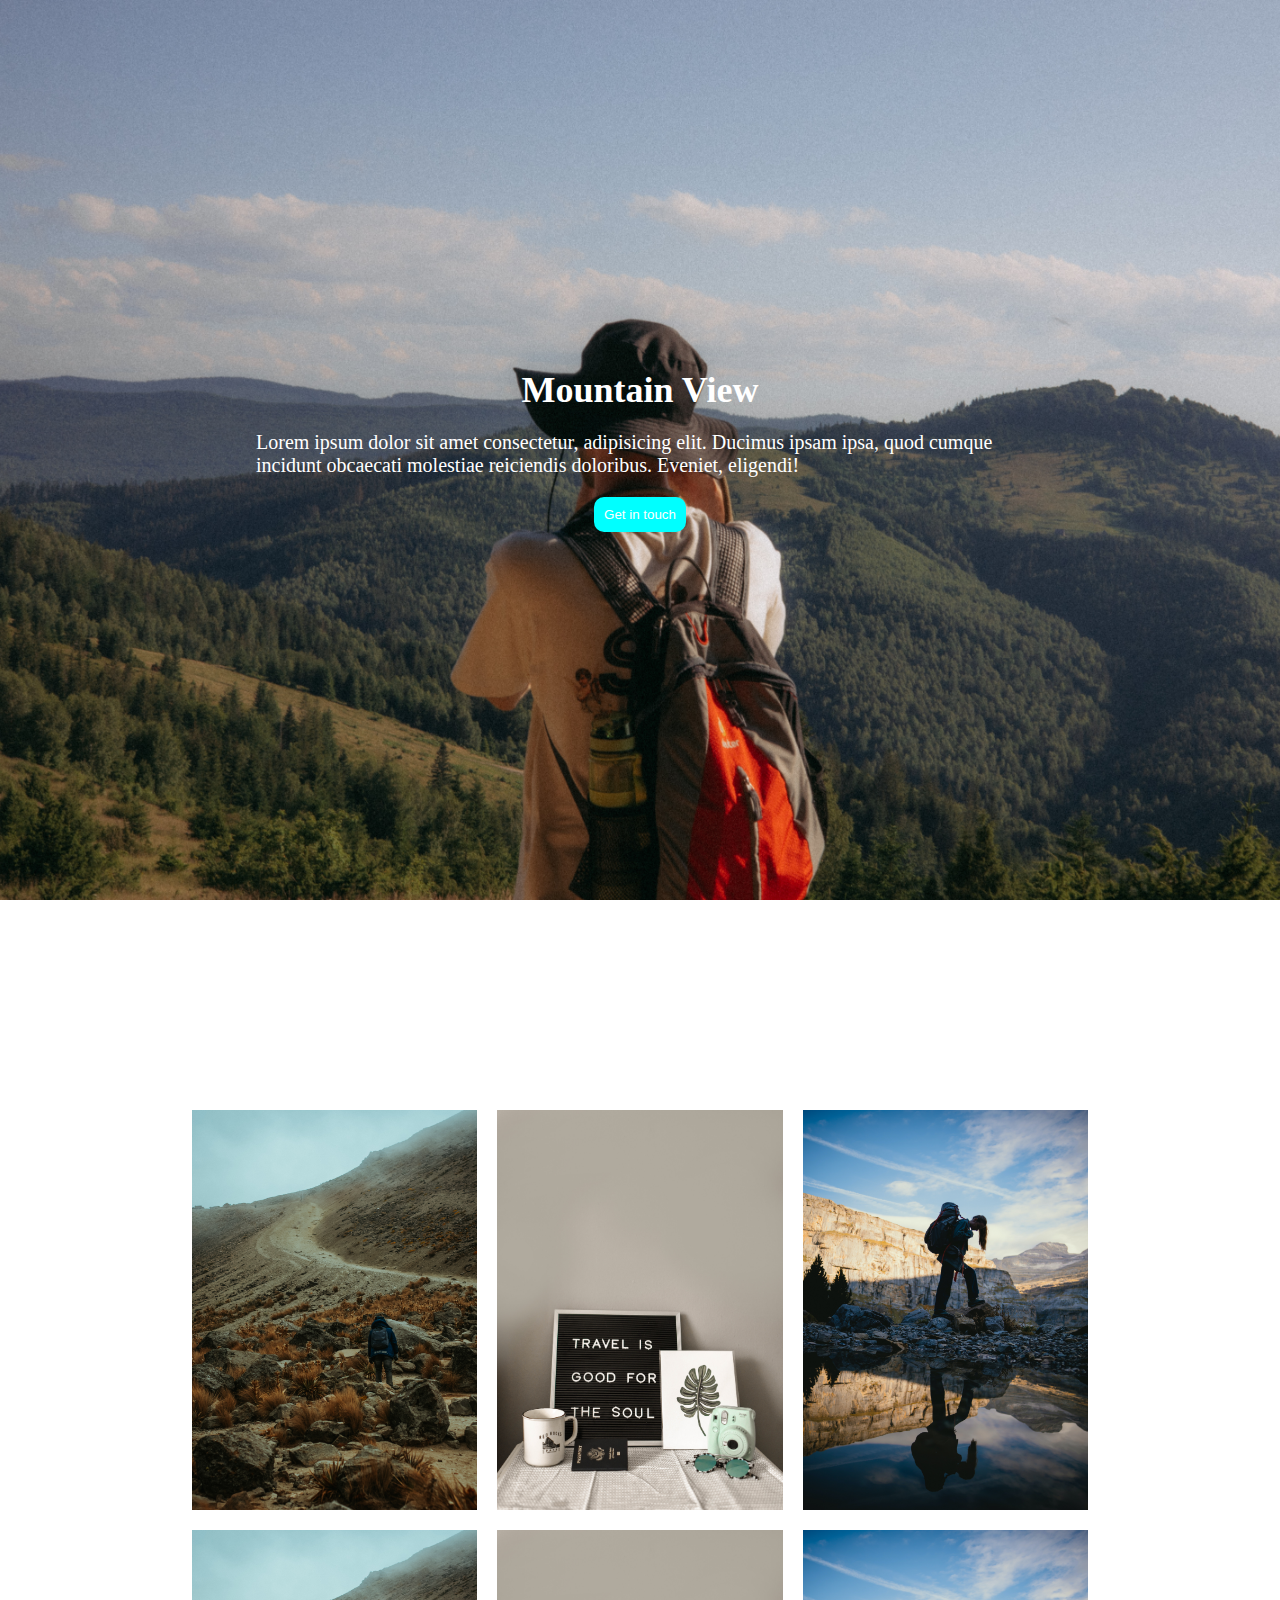
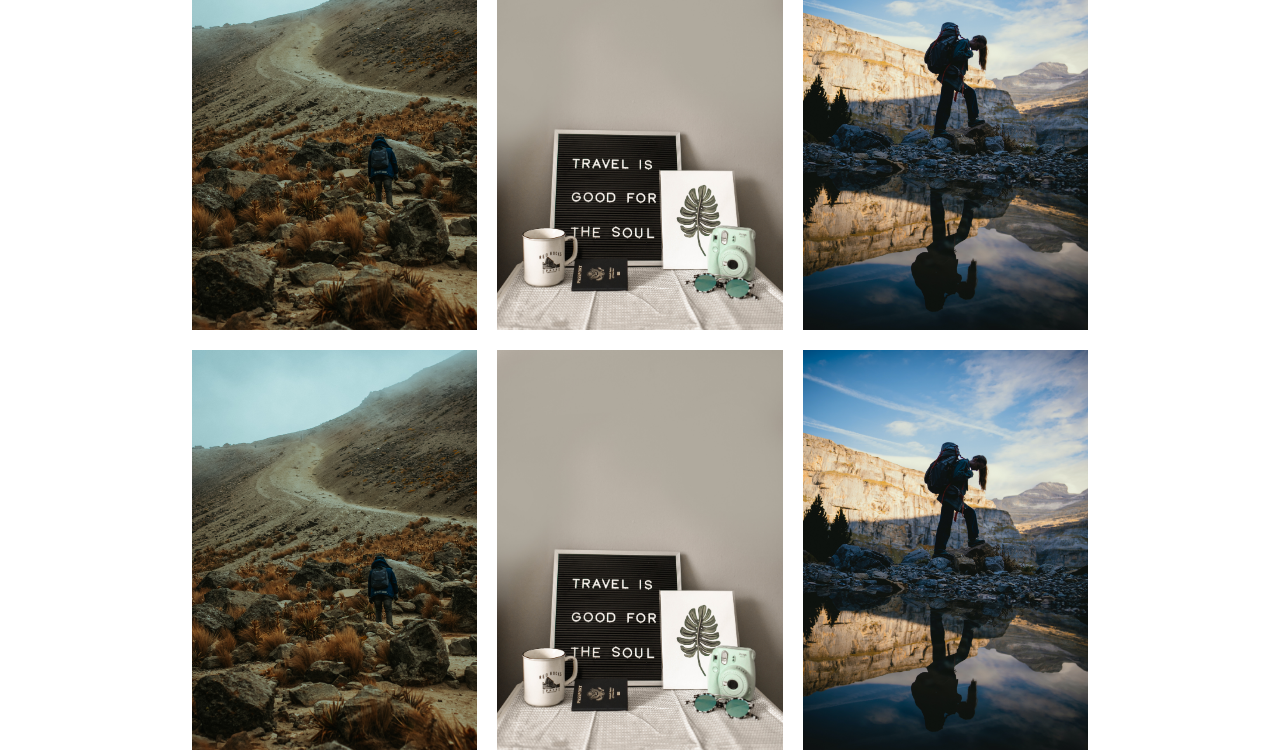
<file: project1/index.html>
<!-- paralax image effect -->

<!DOCTYPE html>
<html lang="en">
	<head>
		<meta charset="UTF-8" />
		<meta name="viewport" content="width=device-width, initial-scale=1.0" />
		<title>parallax image effect</title>
		<link rel="stylesheet" href="./style.css" />
	</head>
	<body>
		<div class="parallax-container">
			<div class="parallax-image">
				<h1>Mountain View</h1>
				<p>
					Lorem ipsum dolor sit amet consectetur, adipisicing elit. Ducimus
					ipsam ipsa, quod cumque incidunt obcaecati molestiae reiciendis
					doloribus. Eveniet, eligendi!
				</p>
				<button class="button">Get in touch</button>
			</div>
			<div class="blank"></div>
			<div class="gallery-wrapper">
				<div class="gallery">
					<div class="card">
						<img
							src="../assets/pexels-alan-cabello-12205909.jpg"
							alt="image1"
						/>
					</div>
					<div class="card">
						<img src="../assets/pexels-element-digital-1051073.jpg" alt="" />
					</div>
					<div class="card">
						<img src="../assets/pexels-meum-mare-14239999.jpg" alt="" />
					</div>
					<div class="card">
						<img
							src="../assets/pexels-alan-cabello-12205909.jpg"
							alt="image1"
						/>
					</div>
					<div class="card">
						<img src="../assets/pexels-element-digital-1051073.jpg" alt="" />
					</div>
					<div class="card">
						<img src="../assets/pexels-meum-mare-14239999.jpg" alt="" />
					</div>
					<div class="card">
						<img
							src="../assets/pexels-alan-cabello-12205909.jpg"
							alt="image1"
						/>
					</div>
					<div class="card">
						<img src="../assets/pexels-element-digital-1051073.jpg" alt="" />
					</div>
					<div class="card">
						<img src="../assets/pexels-meum-mare-14239999.jpg" alt="" />
					</div>
				</div>
			</div>
		</div>
	</body>
</html>
</file>
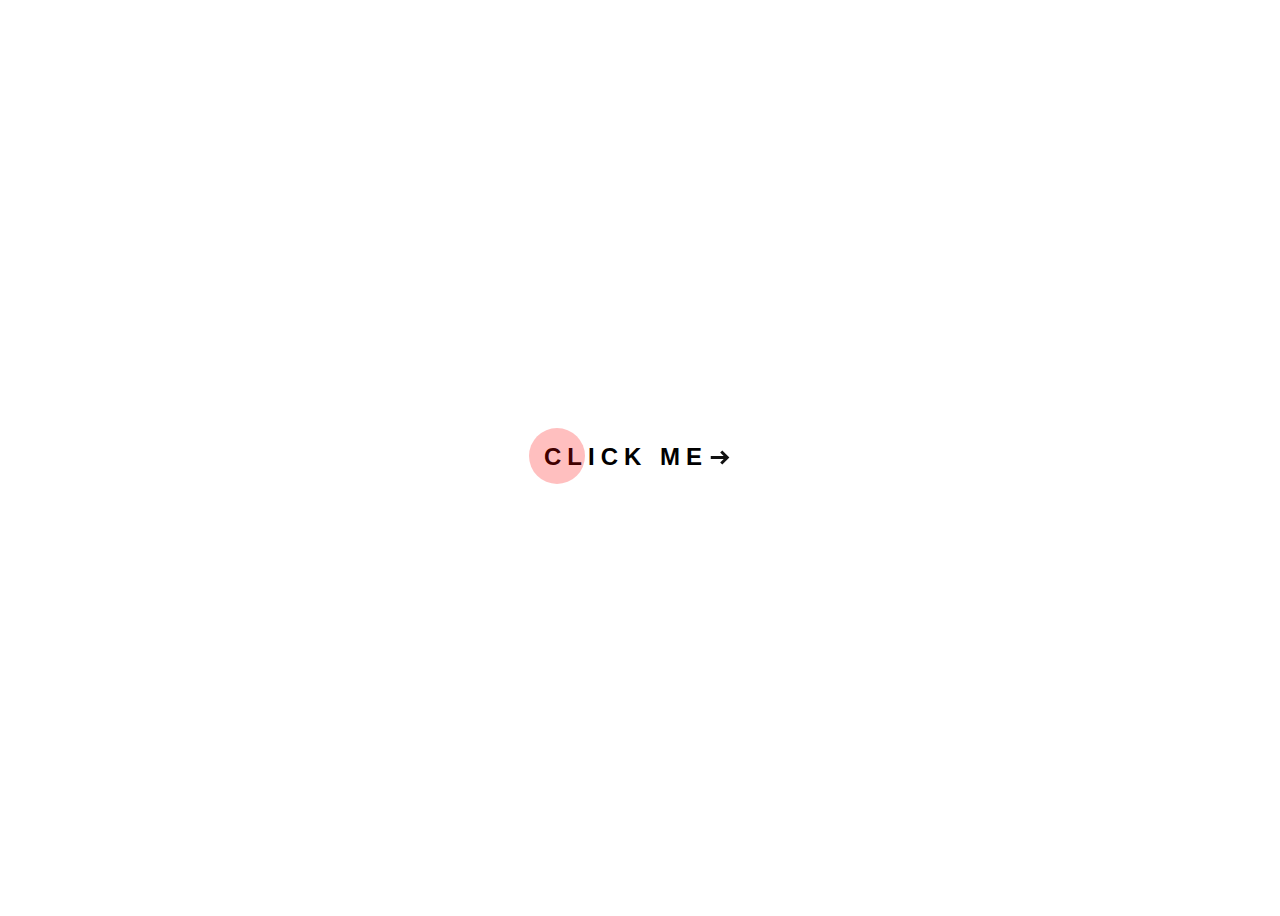
<file: project2/index.html>
<!DOCTYPE html>
<html lang="en">
	<head>
		<meta charset="UTF-8" />
		<meta name="viewport" content="width=device-width, initial-scale=1.0" />
		<title>Button Hover Effect</title>
		<link rel="stylesheet" href="./style.css" />
	</head>
	<body>
		<a href="#" class="cta_button">
			<span>Click Me</span>
			<svg width="24px" height="15px" viewBox="0 0 13 10">
				<path d="M1,5 L11,5"></path>
				<polyline points="8 1 12 5 8 9"></polyline>
			</svg>
		</a>
	</body>
</html>
</file>
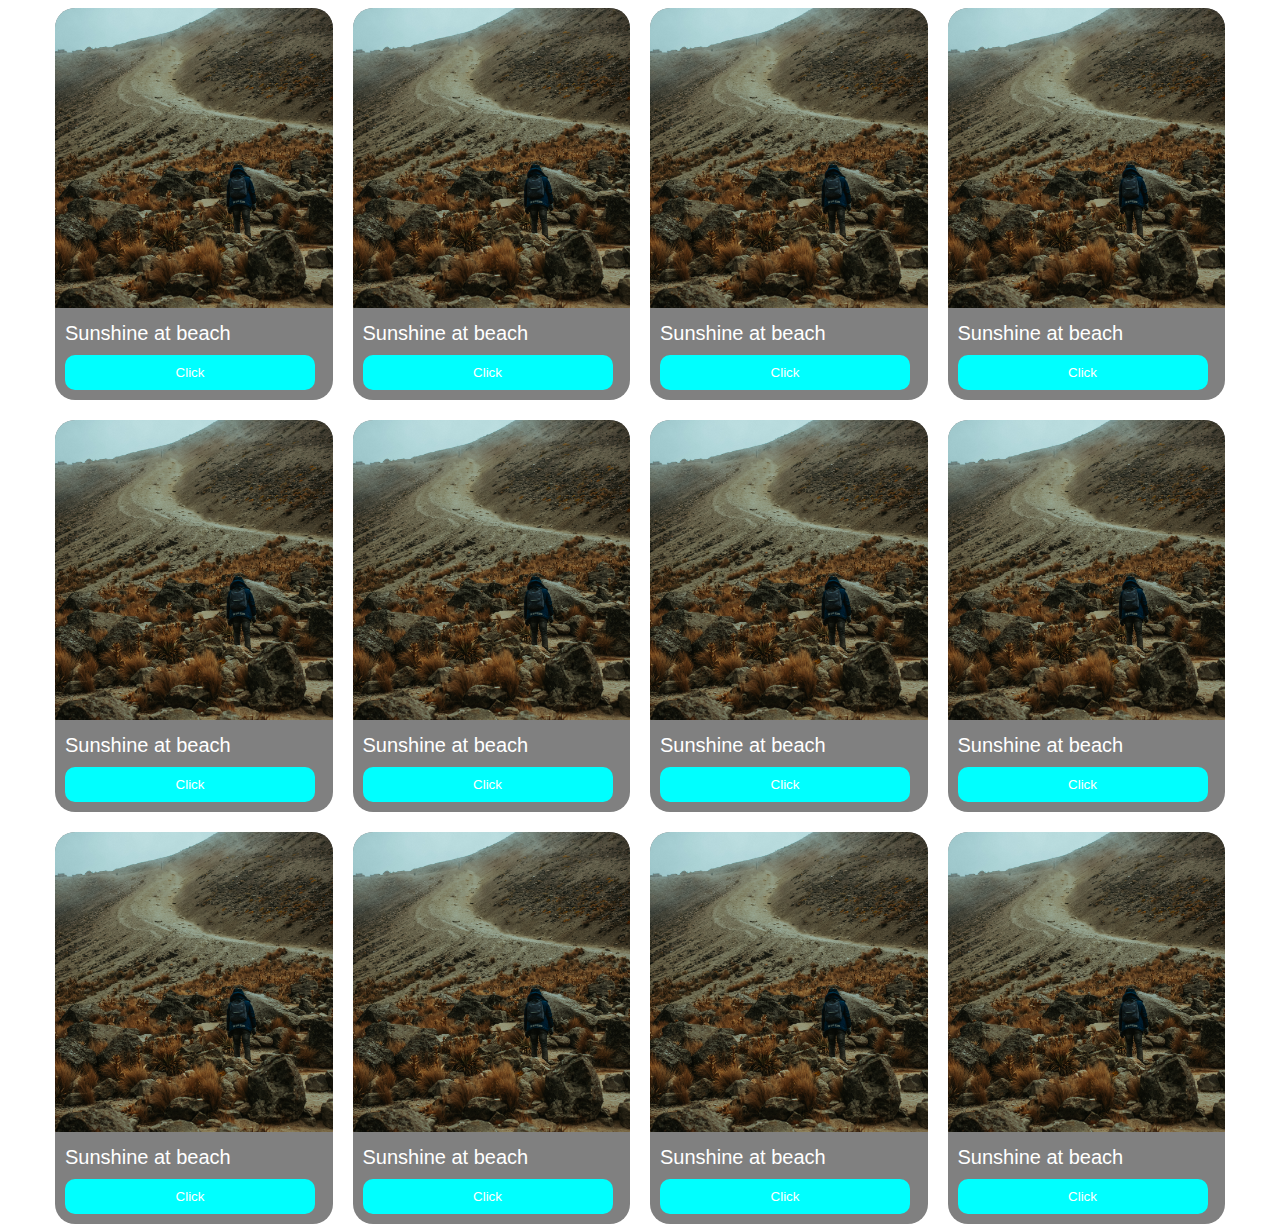
<file: project3/index.html>
<!DOCTYPE html>
<html lang="en">
	<head>
		<meta charset="UTF-8" />
		<meta name="viewport" content="width=device-width, initial-scale=1.0" />
		<title>Responsive Image Gallery</title>
		<link rel="stylesheet" href="./style.css" />
	</head>
	<body>
		<div class="gallery">
			<div class="card">
				<img src="../assets/pexels-alan-cabello-12205909.jpg" alt="" />
				<div class="card-content">
					<div class="card-title">Sunshine at beach</div>
					<button class="action-button">Click</button>
				</div>
			</div>
			<div class="card">
				<img src="../assets/pexels-alan-cabello-12205909.jpg" alt="" />
				<div class="card-content">
					<div class="card-title">Sunshine at beach</div>
					<button class="action-button">Click</button>
				</div>
			</div>
			<div class="card">
				<img src="../assets/pexels-alan-cabello-12205909.jpg" alt="" />
				<div class="card-content">
					<div class="card-title">Sunshine at beach</div>
					<button class="action-button">Click</button>
				</div>
			</div>
			<div class="card">
				<img src="../assets/pexels-alan-cabello-12205909.jpg" alt="" />
				<div class="card-content">
					<div class="card-title">Sunshine at beach</div>
					<button class="action-button">Click</button>
				</div>
			</div>
			<div class="card">
				<img src="../assets/pexels-alan-cabello-12205909.jpg" alt="" />
				<div class="card-content">
					<div class="card-title">Sunshine at beach</div>
					<button class="action-button">Click</button>
				</div>
			</div>
			<div class="card">
				<img src="../assets/pexels-alan-cabello-12205909.jpg" alt="" />
				<div class="card-content">
					<div class="card-title">Sunshine at beach</div>
					<button class="action-button">Click</button>
				</div>
			</div>
			<div class="card">
				<img src="../assets/pexels-alan-cabello-12205909.jpg" alt="" />
				<div class="card-content">
					<div class="card-title">Sunshine at beach</div>
					<button class="action-button">Click</button>
				</div>
			</div>
			<div class="card">
				<img src="../assets/pexels-alan-cabello-12205909.jpg" alt="" />
				<div class="card-content">
					<div class="card-title">Sunshine at beach</div>
					<button class="action-button">Click</button>
				</div>
			</div>
			<div class="card">
				<img src="../assets/pexels-alan-cabello-12205909.jpg" alt="" />
				<div class="card-content">
					<div class="card-title">Sunshine at beach</div>
					<button class="action-button">Click</button>
				</div>
			</div>
			<div class="card">
				<img src="../assets/pexels-alan-cabello-12205909.jpg" alt="" />
				<div class="card-content">
					<div class="card-title">Sunshine at beach</div>
					<button class="action-button">Click</button>
				</div>
			</div>
			<div class="card">
				<img src="../assets/pexels-alan-cabello-12205909.jpg" alt="" />
				<div class="card-content">
					<div class="card-title">Sunshine at beach</div>
					<button class="action-button">Click</button>
				</div>
			</div>
			<div class="card">
				<img src="../assets/pexels-alan-cabello-12205909.jpg" alt="" />
				<div class="card-content">
					<div class="card-title">Sunshine at beach</div>
					<button class="action-button">Click</button>
				</div>
			</div>
		</div>
	</body>
</html>
</file>
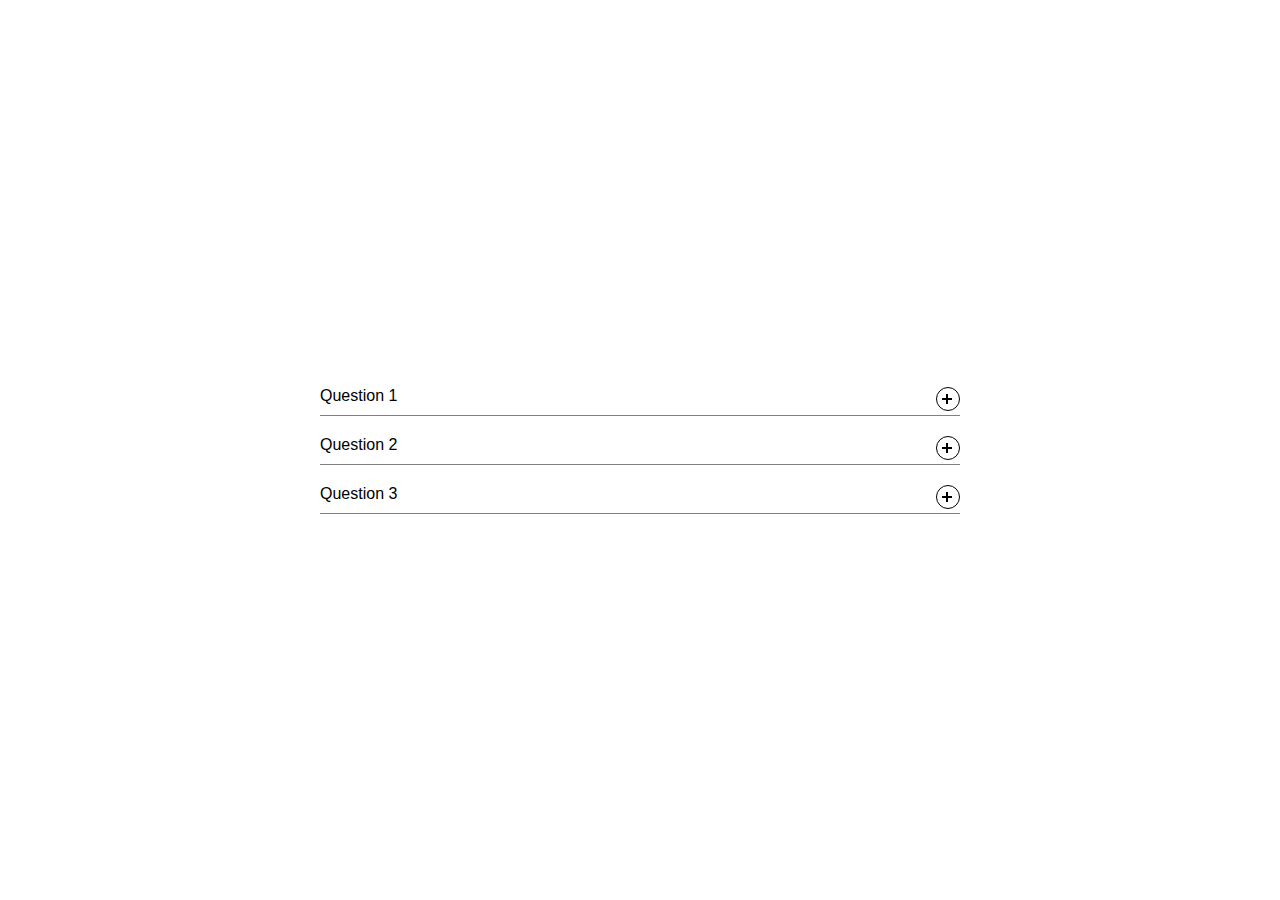
<file: project4/index.html>
<!DOCTYPE html>
<html lang="en">
	<head>
		<meta charset="UTF-8" />
		<meta name="viewport" content="width=device-width, initial-scale=1.0" />
		<title>Faq Accordion</title>
		<link rel="stylesheet" href="./style.css" />
	</head>
	<body>
		<div class="container">
			<div class="faq-accordion">
				<div class="faq-items">
					<button class="faq-button" aria-expanded="false">
						<span class="faq-question">Question 1</span>
						<span class="icon" aria-hidden="true"></span>
					</button>
					<div class="faq-answer">
						Lorem, ipsum dolor sit amet consectetur adipisicing elit. Ratione
						dolore quidem esse consequuntur adipisci error aliquid consequatur
						ullam debitis tempore.
					</div>
				</div>
				<div class="faq-items">
					<button class="faq-button" aria-expanded="false">
						<span class="faq-question">Question 2</span>
						<span class="icon" aria-hidden="true"></span>
					</button>
					<div class="faq-answer">
						Lorem, ipsum dolor sit amet consectetur adipisicing elit. Ratione
						dolore quidem esse consequuntur adipisci error aliquid consequatur
						ullam debitis tempore.
					</div>
				</div>
				<div class="faq-items">
					<button class="faq-button" aria-expanded="false">
						<span class="faq-question">Question 3</span>
						<span class="icon" aria-hidden="true"></span>
					</button>
					<div class="faq-answer">
						Lorem, ipsum dolor sit amet consectetur adipisicing elit. Ratione
						dolore quidem esse consequuntur adipisci error aliquid consequatur
						ullam debitis tempore.
					</div>
				</div>
			</div>
		</div>

		<script src="./script.js"></script>
	</body>
</html>
</file>
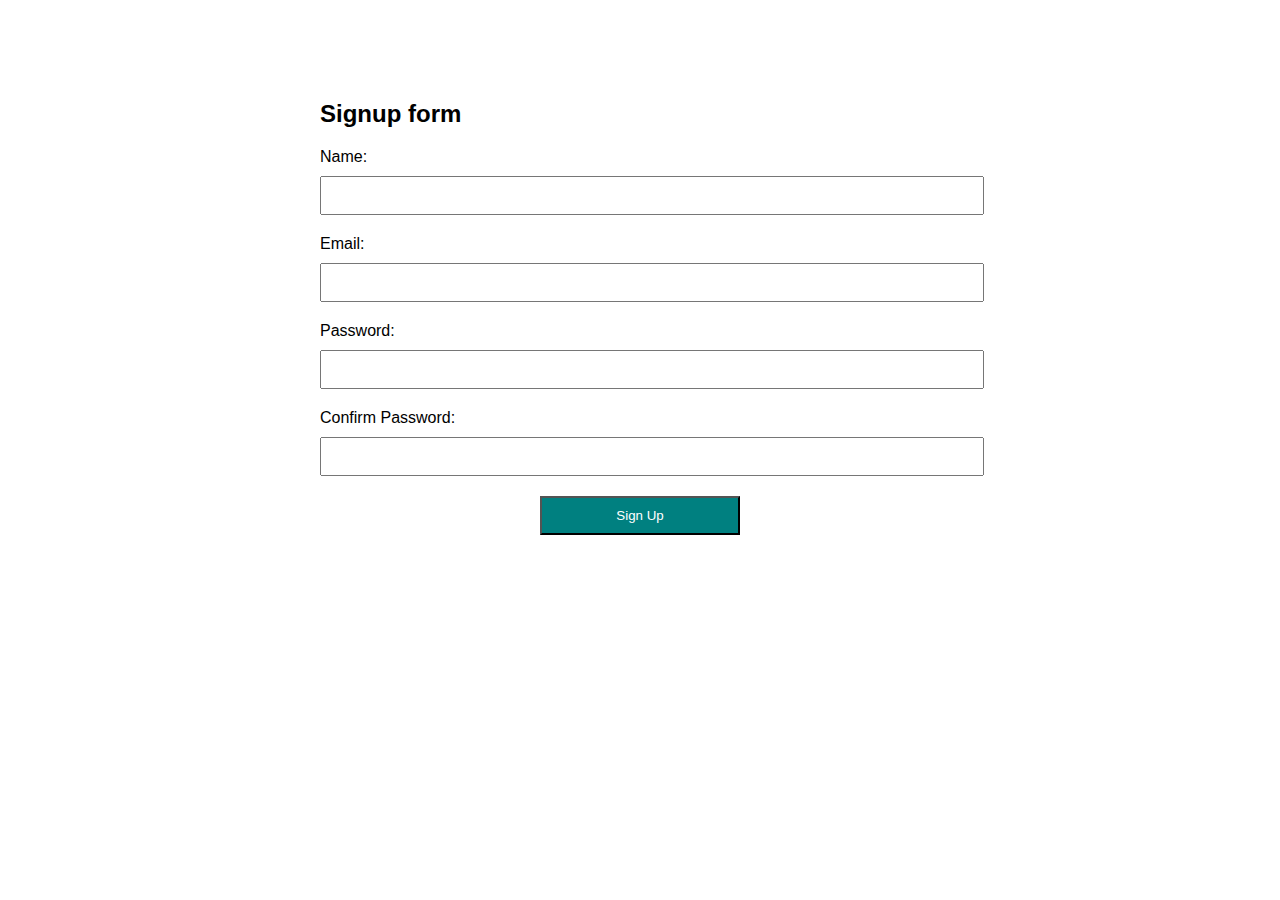
<file: project5/index.html>
<!DOCTYPE html>
<html lang="en">
	<head>
		<meta charset="UTF-8" />
		<meta name="viewport" content="width=device-width, initial-scale=1.0" />
		<title>Signup Form</title>
		<link rel="stylesheet" href="./style.css" />
	</head>
	<body>
		<div class="container">
			<h2>Signup form</h2>
			<form action="" id="form" class="signup-form">
				<div class="form-group">
					<label for="name">Name:</label>
					<input type="text" name="name" id="name" />
					<div class="error-message" id="name-error"></div>
				</div>
				<div class="form-group">
					<label for="name">Email:</label>
					<input type="email" name="email" id="email" />
					<div class="error-message" id="email-error"></div>
				</div>
				<div class="form-group">
					<label for="name">Password:</label>
					<input type="password" name="password" id="password" />
					<div class="error-message" id="password-error"></div>
				</div>
				<div class="form-group">
					<label for="name">Confirm Password:</label>
					<input type="password" name="cpassword" id="cpassword" />
					<div class="error-message" id="cpassword-error"></div>
				</div>
				<button type="submit">Sign Up</button>
			</form>
		</div>
		<script src="./script.js"></script>
	</body>
</html>
</file>
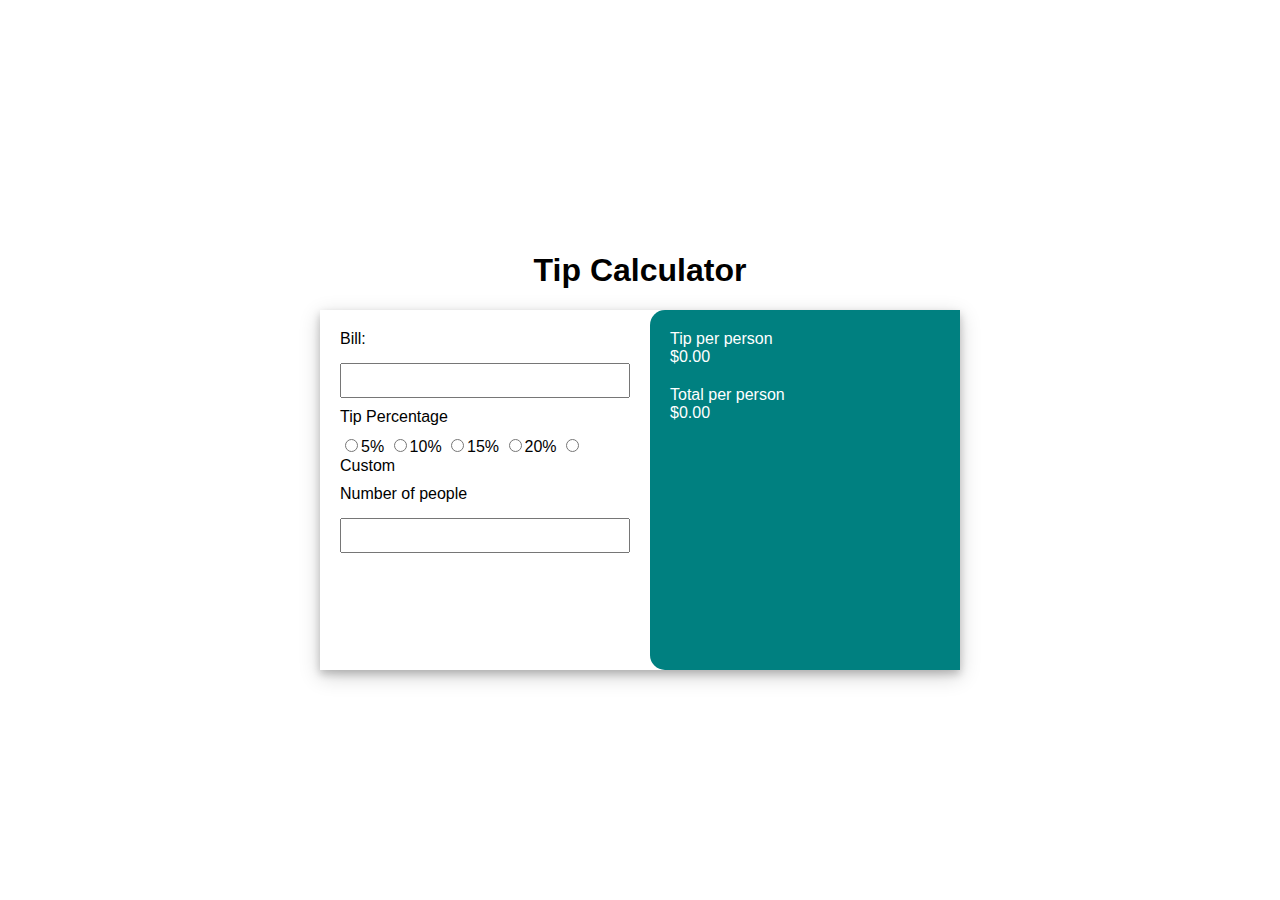
<file: project6/index.html>
<!DOCTYPE html>
<html lang="en">
	<head>
		<meta charset="UTF-8" />
		<meta name="viewport" content="width=device-width, initial-scale=1.0" />
		<title>Tip Calculator app</title>
		<link rel="stylesheet" href="./style.css" />
	</head>
	<body>
		<div class="container">
			<h1>Tip Calculator</h1>
			<div class="tipCalculatorWrapper">
				<div class="tipInputSection">
					<div class="inputGroup">
						<label for="bill">Bill:</label>
						<input type="number" name="bill" id="bill" />
					</div>
					<div class="inputGroup">
						<label for="tip">Tip Percentage</label>
						<div id="tipPercentage">
							<input type="radio" name="tip" id="tip5" value="5" /><label
								for="tip5"
								>5%</label
							>
							<input type="radio" name="tip" id="tip10" value="10" /><label
								for="tip10"
								>10%</label
							>
							<input type="radio" name="tip" id="tip15" value="15" /><label
								for="tip15"
								>15%</label
							>
							<input type="radio" name="tip" id="tip20" value="20" /><label
								for="tip20"
								>20%</label
							>
							<input type="radio" name="tip" id="custom" value="custom" /><label
								for="custom"
								>Custom</label
							>
							<input
								type="number"
								name="customTip"
								id="customTip"
								placeholder="custom%"
							/>
						</div>
					</div>
					<div class="inputGroup">
						<label for="numOfPeople"> Number of people</label>
						<input
							type="number"
							name="number_of_people"
							id="number_of_people"
						/>
					</div>
				</div>
				<div class="resultSection">
					<div class="result-row">
						<div class="result-label">Tip per person</div>
						<div class="result" id="tipResult">$0.00</div>
					</div>

					<div class="result-row">
						<div class="result-label">Total per person</div>
						<div class="result" id="totalResult">$0.00</div>
					</div>
				</div>
			</div>
		</div>

		<script src="./script.js"></script>
	</body>
</html>
</file>
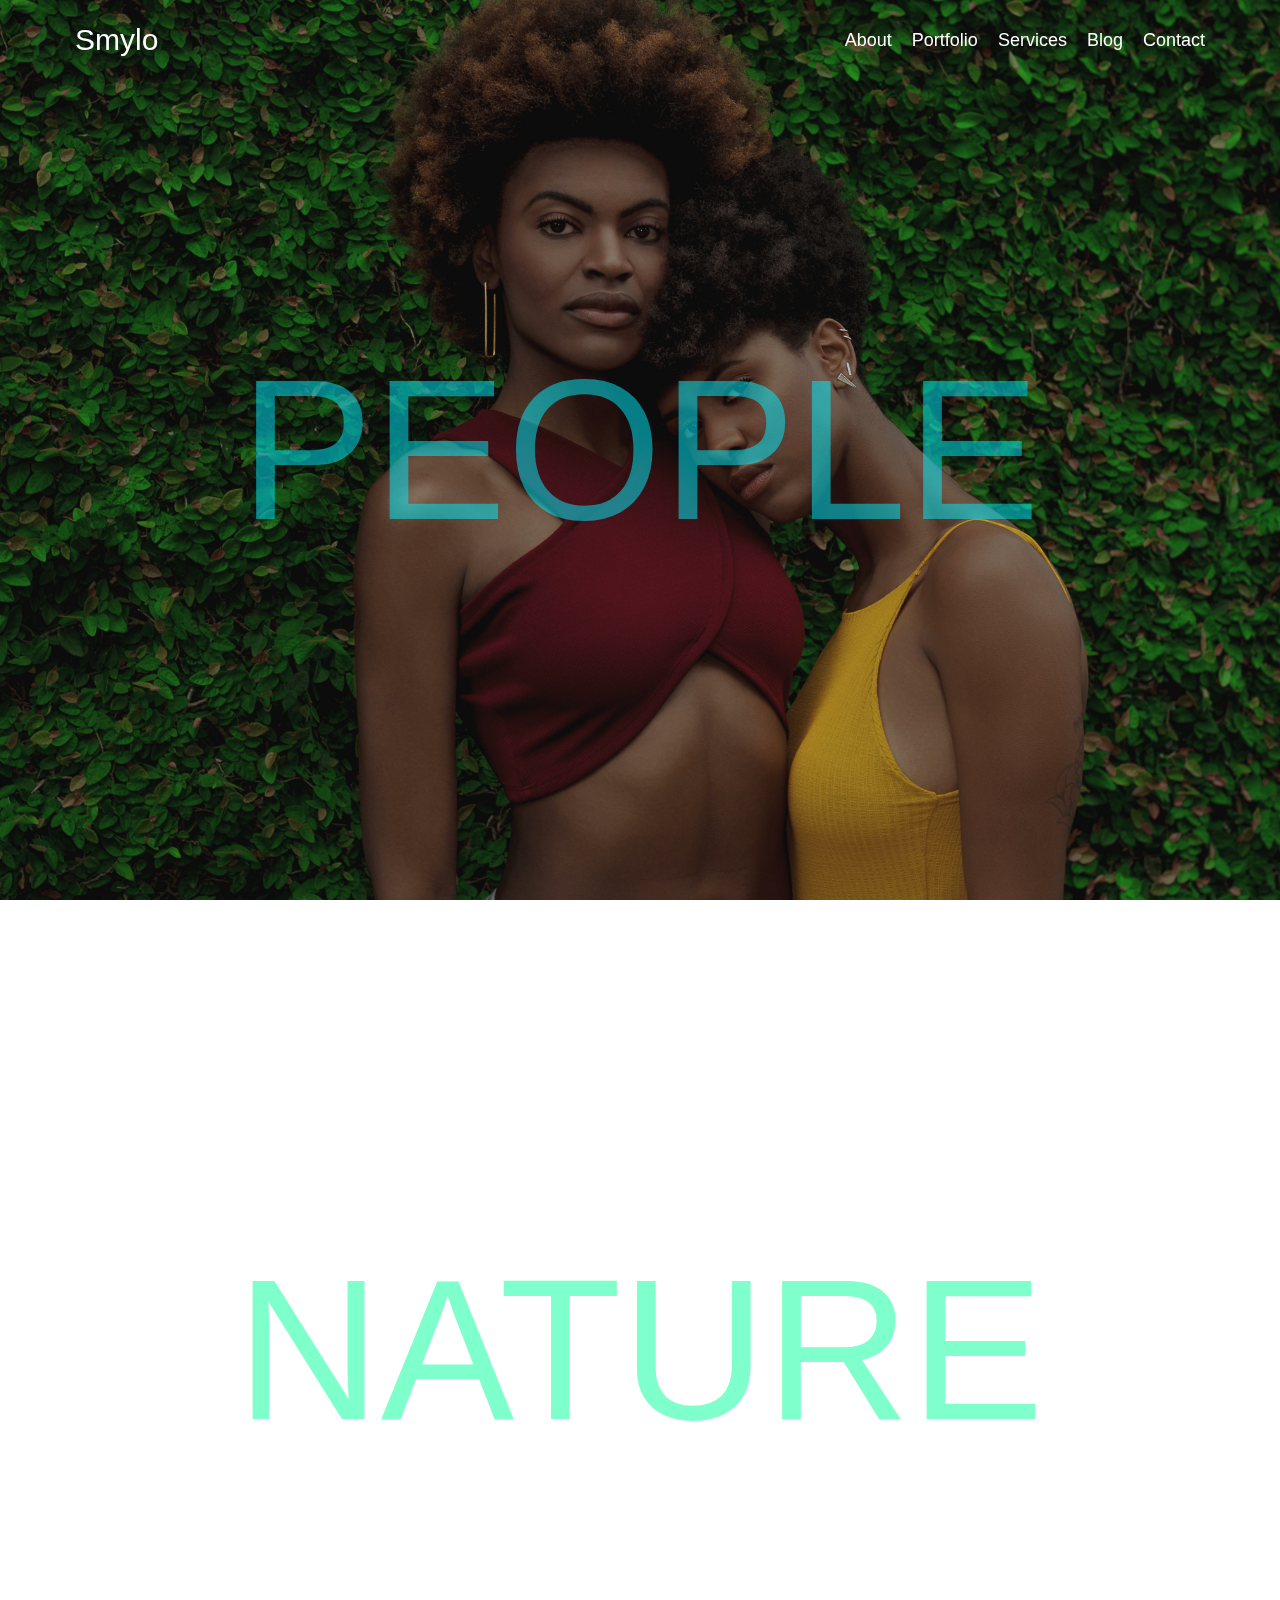
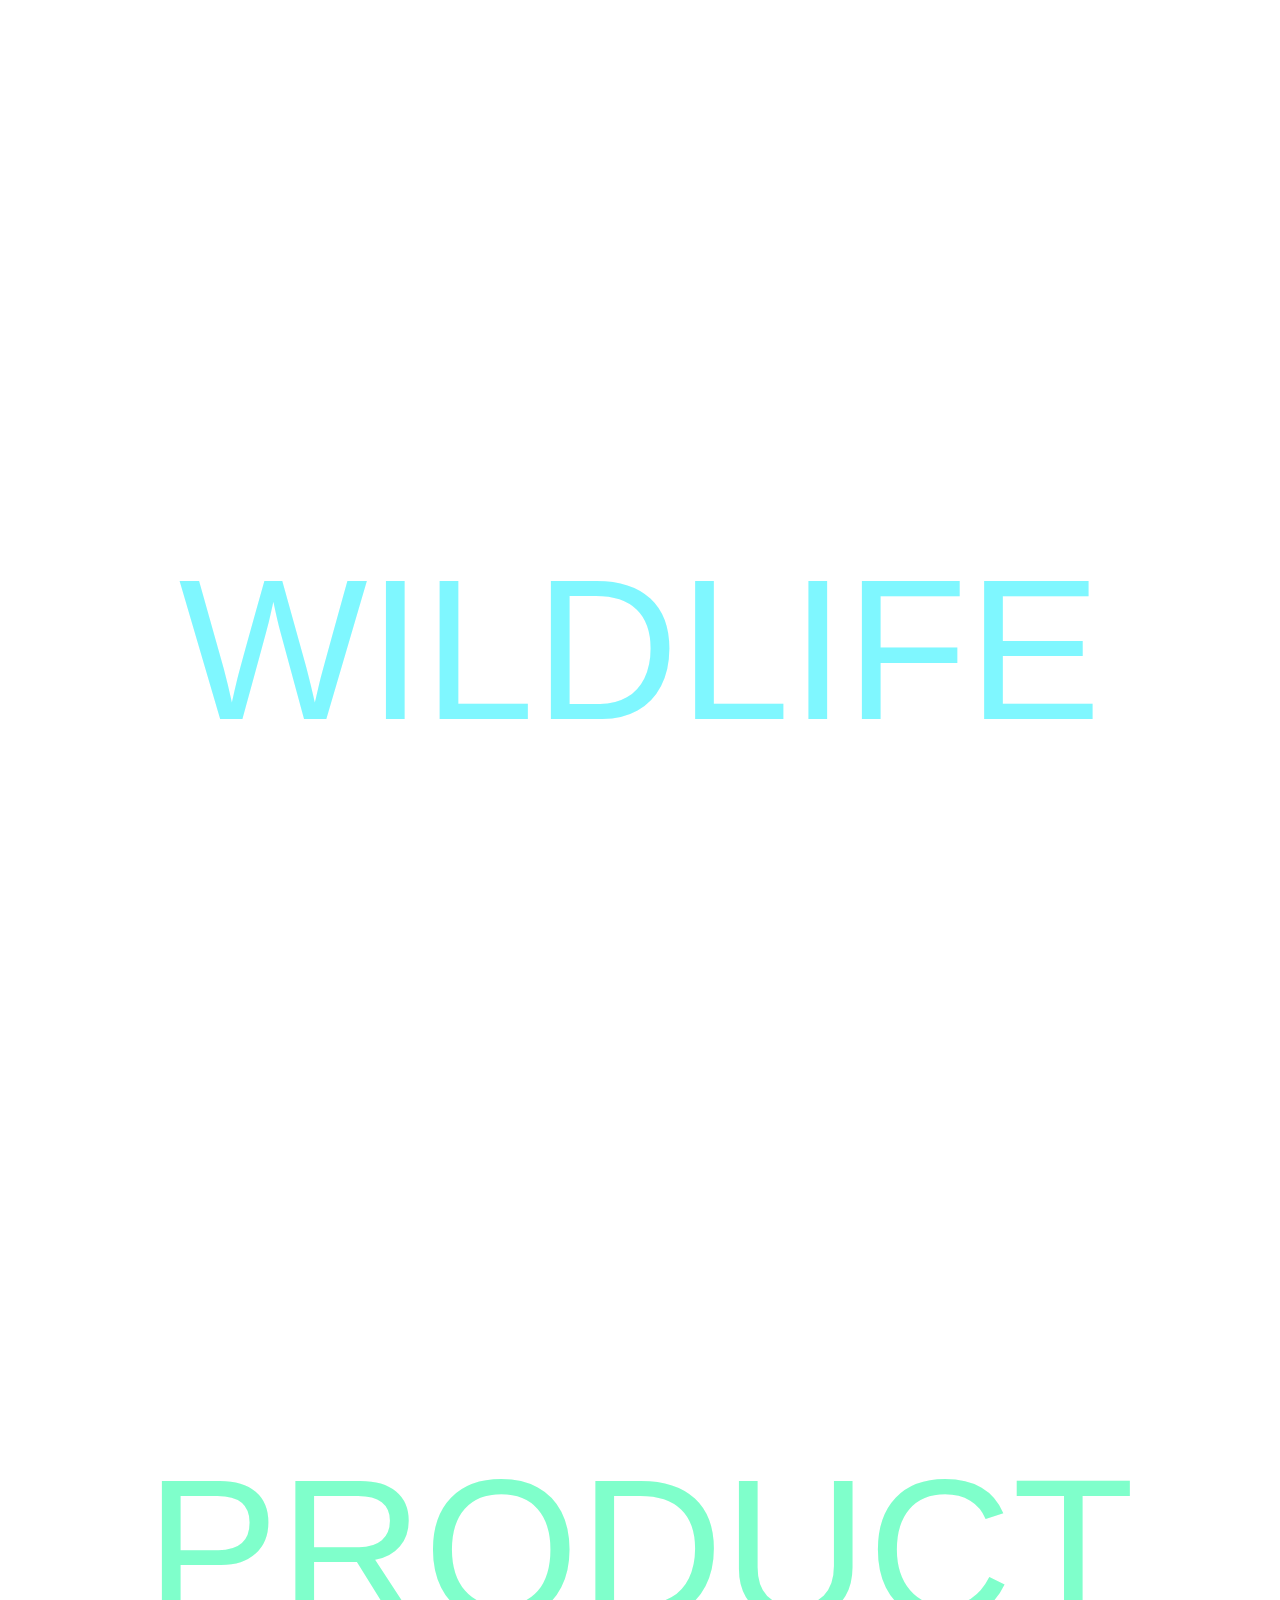
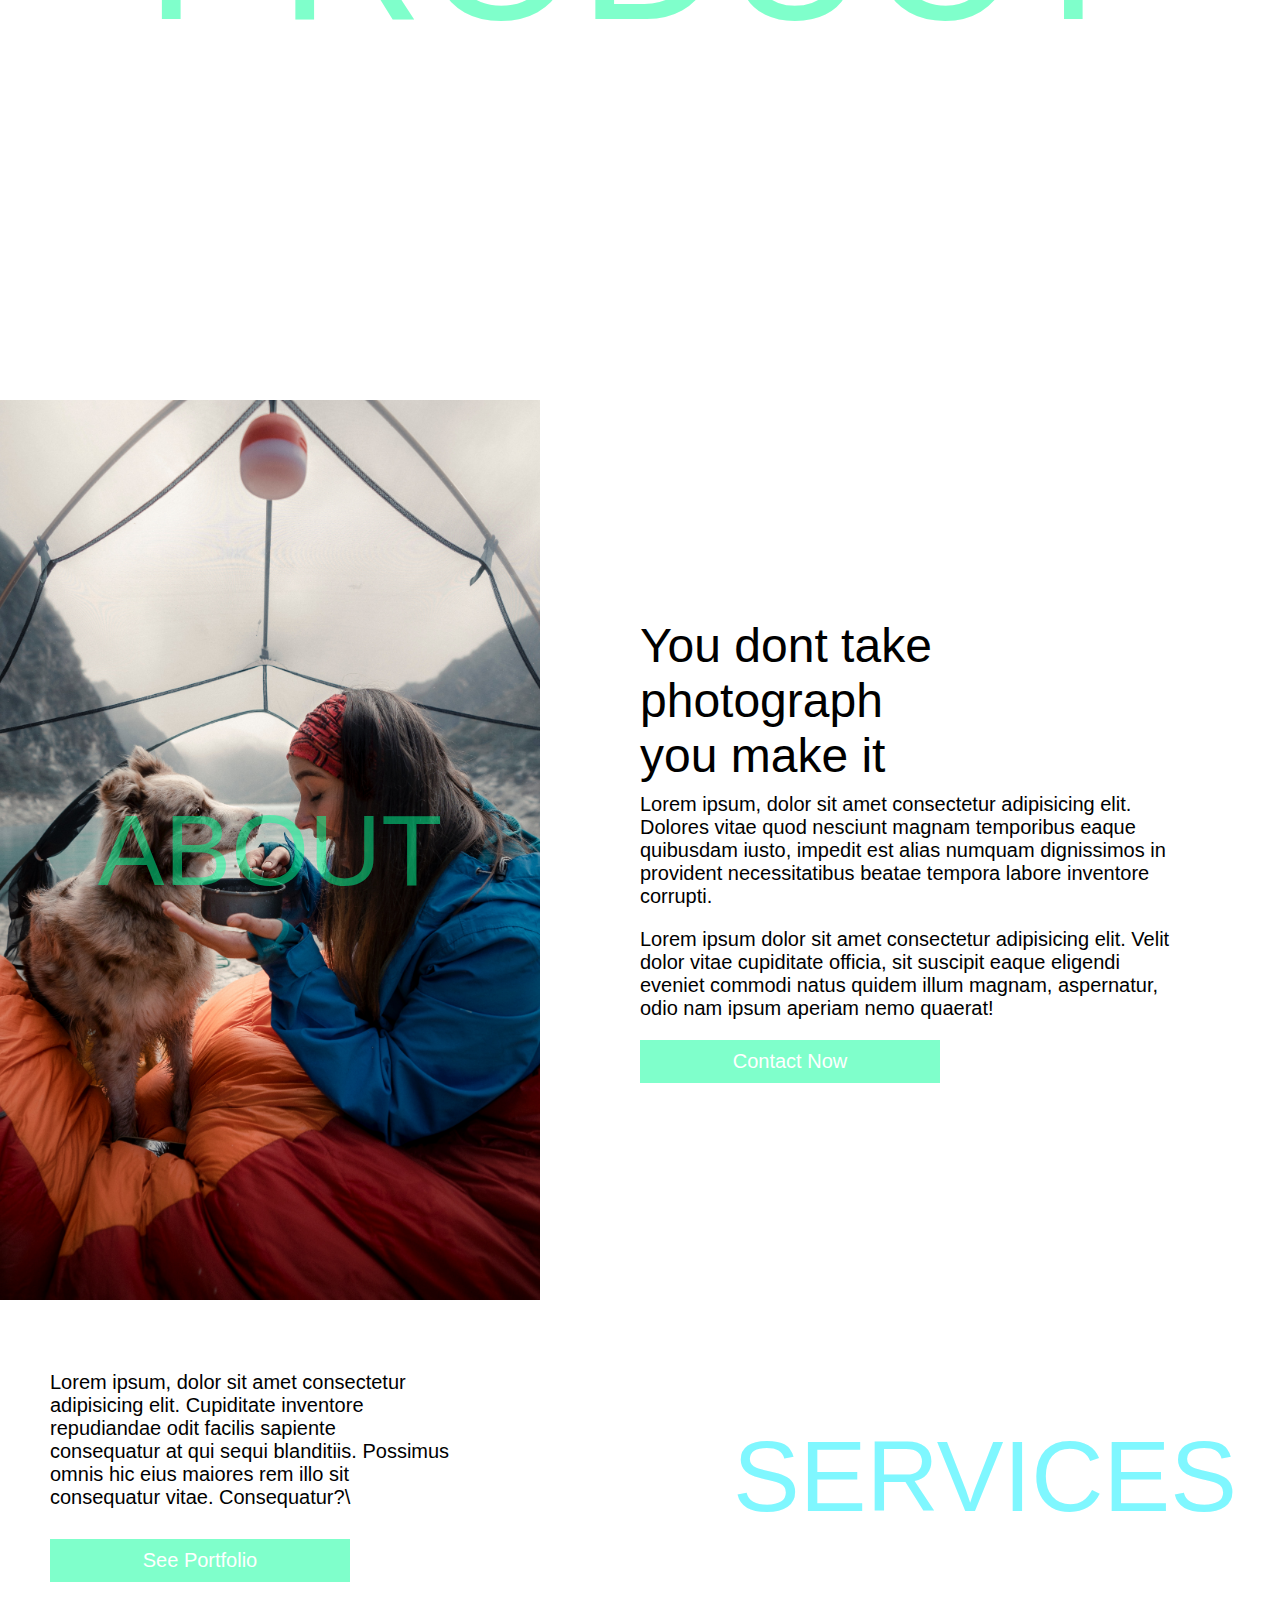
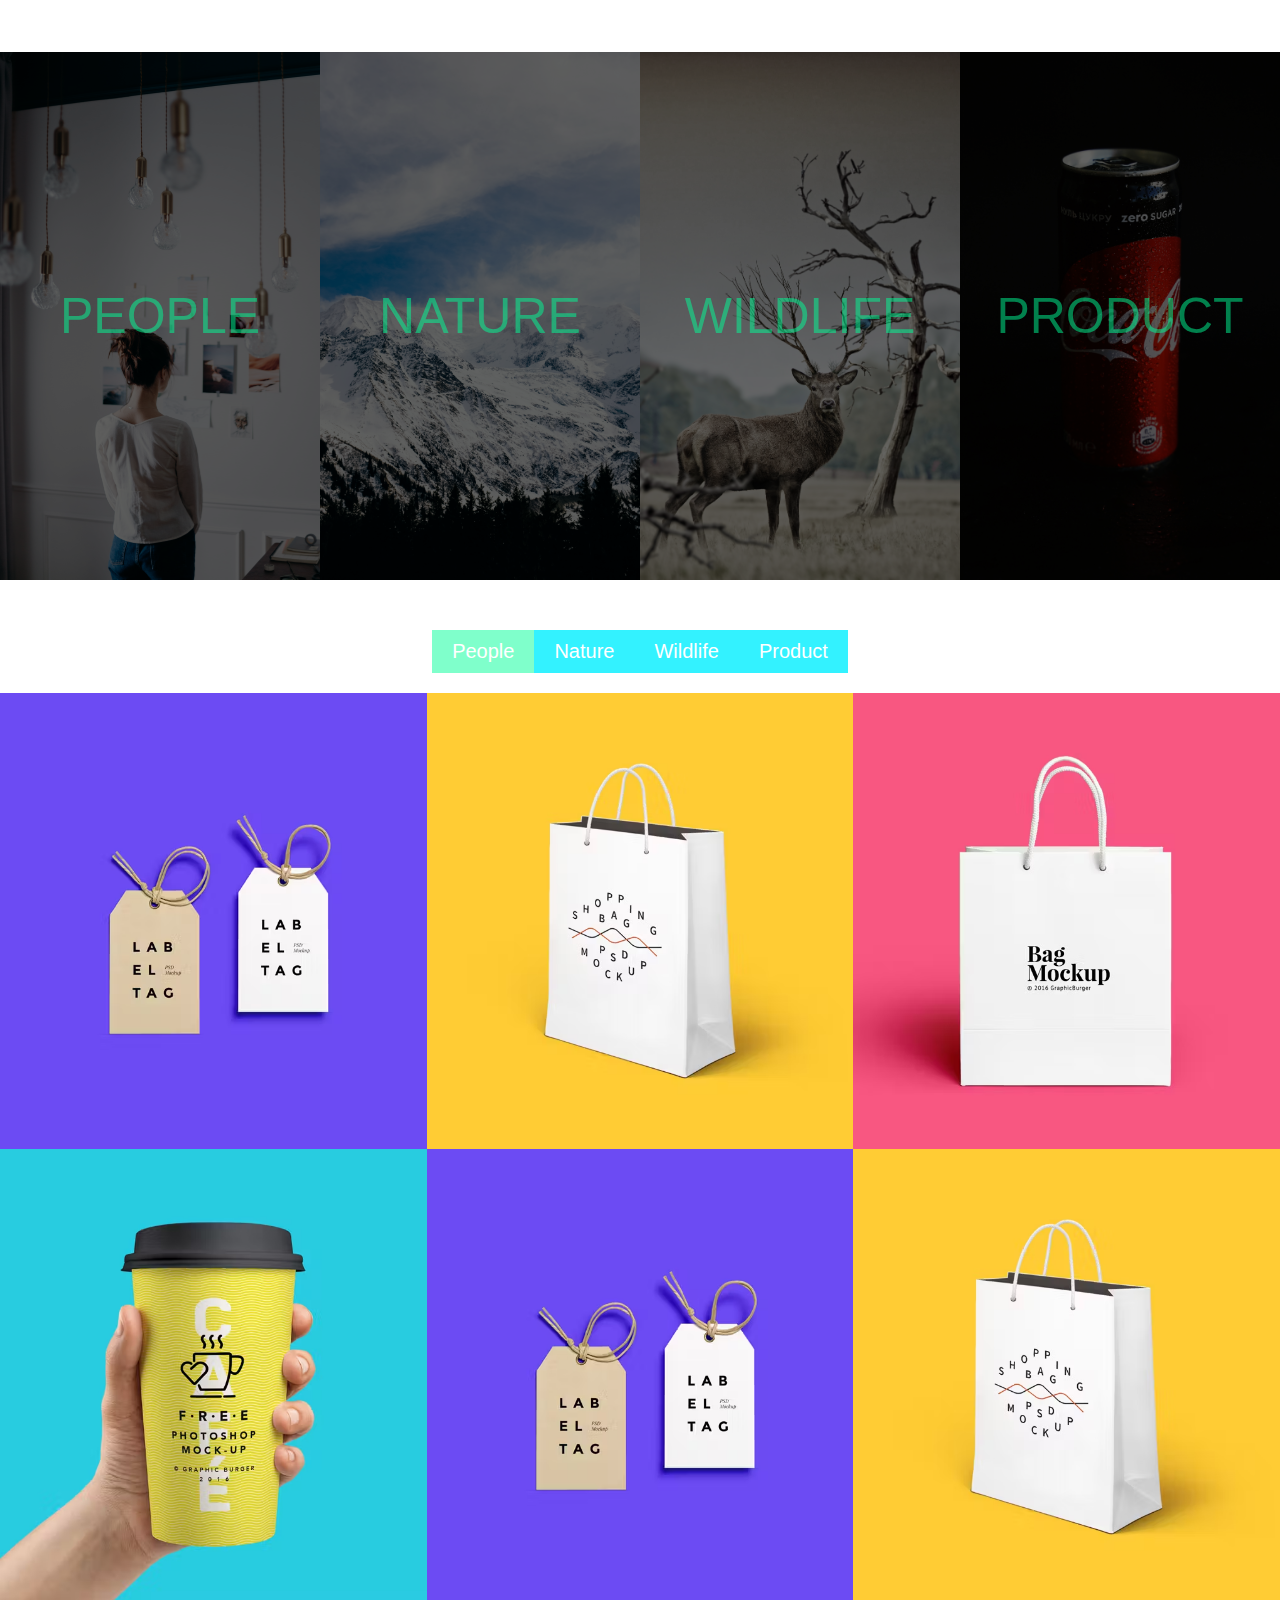
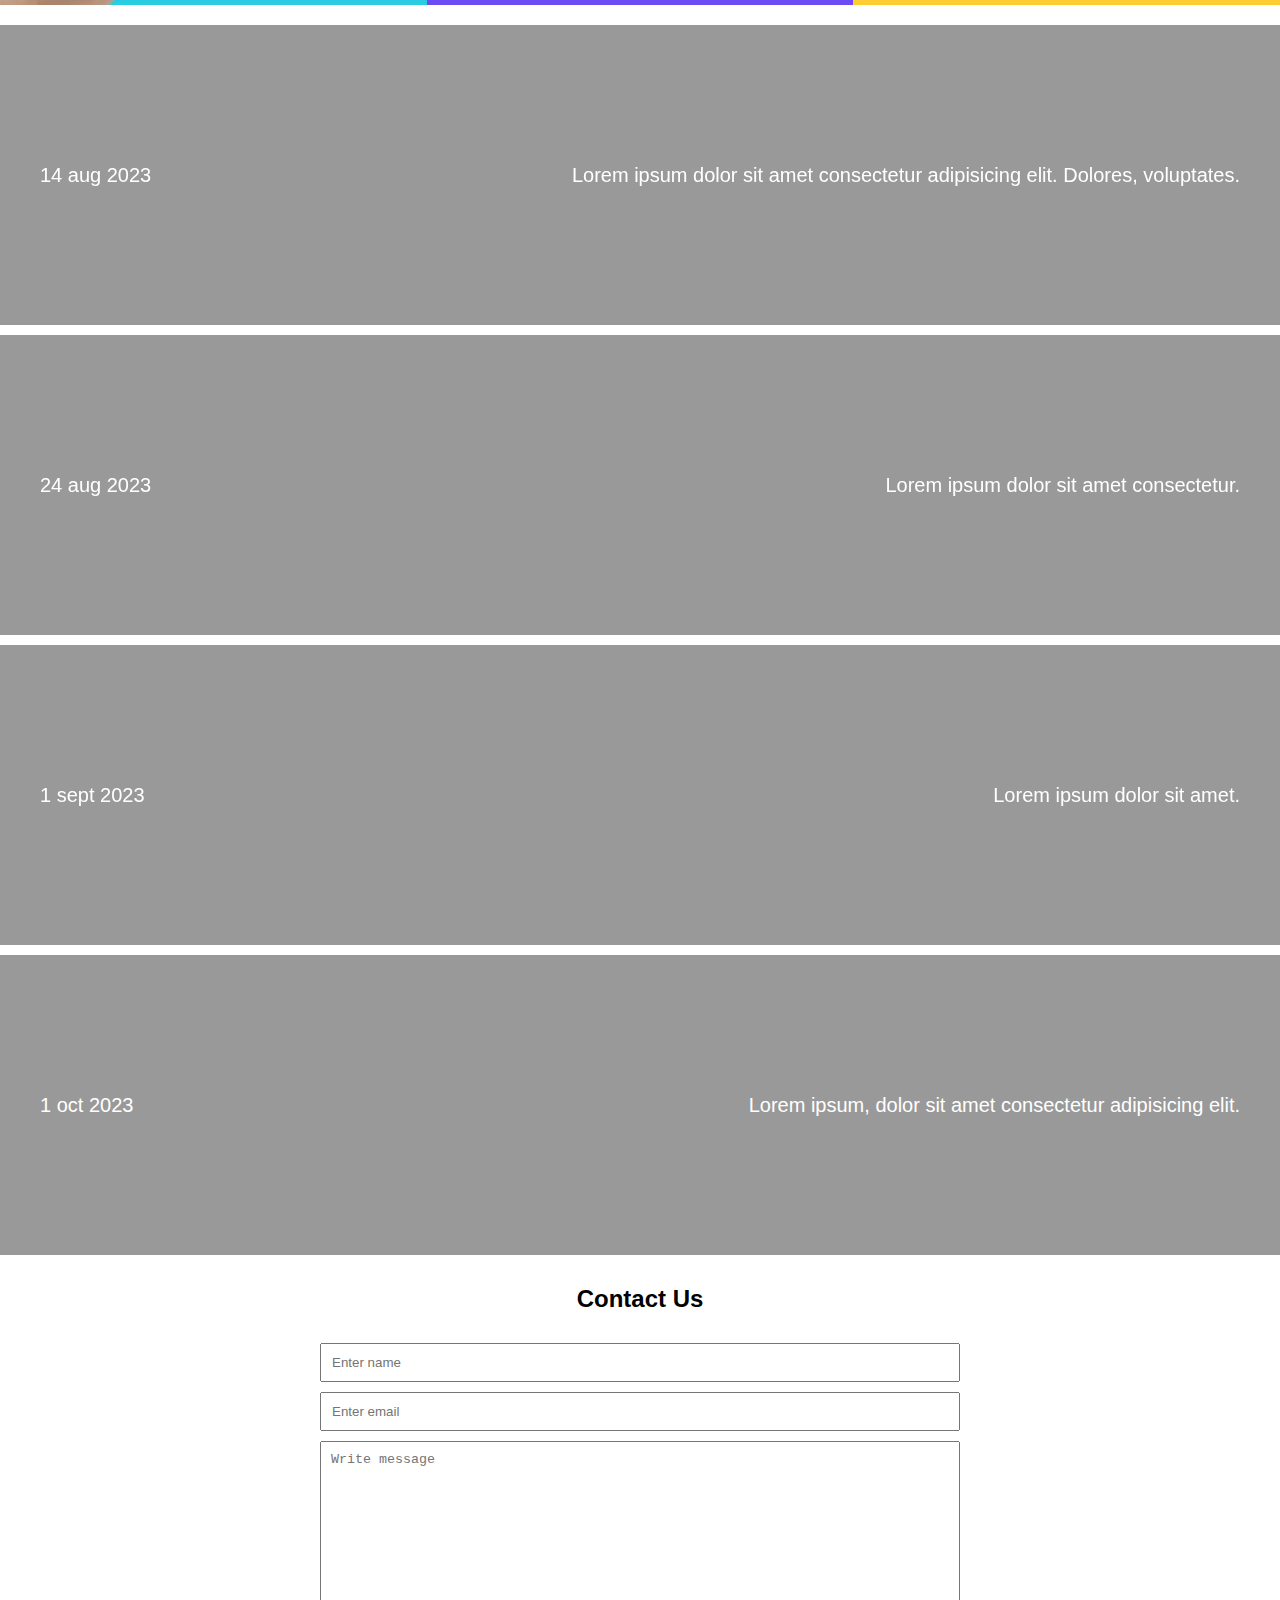
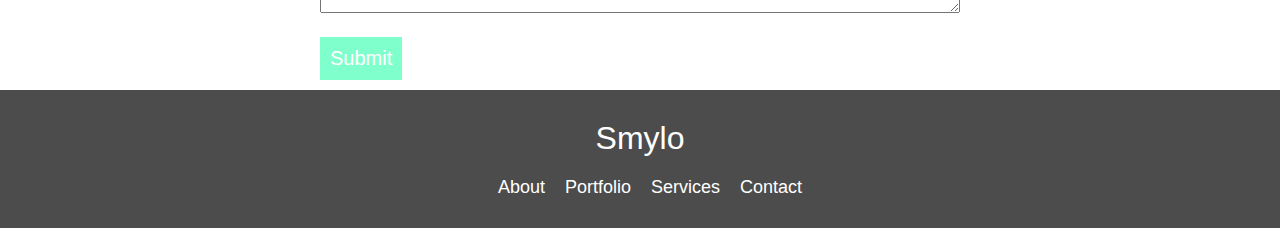
<file: project7/index.html>
<!DOCTYPE html>
<html lang="en">
	<head>
		<meta charset="UTF-8" />
		<meta name="viewport" content="width=device-width, initial-scale=1.0" />
		<title>Photography Landing Page</title>
		<link rel="stylesheet" href="./style.css" />
	</head>
	<body>
		<nav class="nav">
			<div class="nav-wrapper container">
				<div class="logo">Smylo</div>
				<ul class="menu">
					<li class="menu-text">
						<a href="">About</a>
					</li>
					<li class="menu-text">
						<a href="">Portfolio</a>
					</li>
					<li class="menu-text">
						<a href="">Services</a>
					</li>
					<li class="menu-text">
						<a href="">Blog</a>
					</li>
					<li class="menu-text">
						<a href="">Contact</a>
					</li>
				</ul>
				<div class="hamburger">
					<div class="bar"></div>
					<div class="bar"></div>
					<div class="bar"></div>
				</div>
			</div>
		</nav>

		<!-- hero section starts -->
		<div class="hero-section">
			<div class="hero-section-wrapper">
				<div class="large-text-blue">People</div>
			</div>
		</div>
		<!-- hero section ends -->

		<!-- nature section starts -->
		<div class="nature-section">
			<div class="nature-section-wrapper">
				<div class="large-text-green">Nature</div>
			</div>
		</div>
		<!-- nature section ends -->

		<!-- wildlife section starts -->
		<div class="wildlife-section">
			<div class="wildlife-section-wrapper">
				<div class="large-text-blue">Wildlife</div>
			</div>
		</div>
		<!-- wildlife section ends -->

		<!-- product section starts -->
		<div class="product-section">
			<div class="product-section-wrapper">
				<div class="large-text-green">Product</div>
			</div>
		</div>
		<!-- product section ends -->

		<!-- about section starts -->
		<div class="about-section">
			<div class="about-wrapper">
				<div class="left-section">
					<div class="left-section__text">About</div>
				</div>
				<div class="right-section">
					<div class="slogan">
						You dont take photograph <br />
						you make it
					</div>
					<p>
						Lorem ipsum, dolor sit amet consectetur adipisicing elit. Dolores
						vitae quod nesciunt magnam temporibus eaque quibusdam iusto, impedit
						est alias numquam dignissimos in provident necessitatibus beatae
						tempora labore inventore corrupti.
					</p>
					<p>
						Lorem ipsum dolor sit amet consectetur adipisicing elit. Velit dolor
						vitae cupiditate officia, sit suscipit eaque eligendi eveniet
						commodi natus quidem illum magnam, aspernatur, odio nam ipsum
						aperiam nemo quaerat!
					</p>
					<button class="action-button">Contact Now</button>
				</div>
			</div>
		</div>

		<!-- service section starts -->
		<div class="services-section">
			<div class="services-info">
				<div class="left">
					<p>
						Lorem ipsum, dolor sit amet consectetur adipisicing elit. Cupiditate
						inventore repudiandae odit facilis sapiente consequatur at qui sequi
						blanditiis. Possimus omnis hic eius maiores rem illo sit consequatur
						vitae. Consequatur?\
					</p>
					<button>See Portfolio</button>
				</div>
				<div class="right">
					<div class="right-section__text">Services</div>
				</div>
			</div>
			<div class="services-category">
				<div class="card">
					<div class="heading">People</div>
					<div class="cta">See Portfolio</div>
				</div>
				<div class="card">
					<div class="heading">Nature</div>
					<div class="cta">See Portfolio</div>
				</div>
				<div class="card">
					<div class="heading">Wildlife</div>
					<div class="cta">See Portfolio</div>
				</div>
				<div class="card">
					<div class="heading">Product</div>
					<div class="cta">See Portfolio</div>
				</div>
			</div>
		</div>
		<!-- gallery starts -->

		<div class="gallery">
			<div class="tab-menu">
				<button class="tab-button active" data-category="people">People</button>
				<button class="tab-button" data-category="nature">Nature</button>
				<button class="tab-button" data-category="wildlife">Wildlife</button>
				<button class="tab-button" data-category="product">Product</button>
			</div>
			<div class="image-container">
				<div class="image people">
					<img src="../assets/item-1.avif" alt="imge1" />
					<img src="../assets/item-2.avif" alt="imge1" />
					<img src="../assets/item-3.avif" alt="imge1" />
					<img src="../assets/item-4.avif" alt="imge1" />
					<img src="../assets/item-1.avif" alt="imge1" />
					<img src="../assets/item-2.avif" alt="imge1" />
				</div>
				<div class="image nature">
					<img src="../assets/item-4.avif" alt="imge1" />
					<img src="../assets/item-1.avif" alt="imge1" />
					<img src="../assets/item-2.avif" alt="imge1" />
					<img src="../assets/item-1.avif" alt="imge1" />
					<img src="../assets/item-2.avif" alt="imge1" />
					<img src="../assets/item-3.avif" alt="imge1" />
				</div>
				<div class="image wildlife">
					<img src="../assets/item-1.avif" alt="imge1" />
					<img src="../assets/item-2.avif" alt="imge1" />
					<img src="../assets/item-2.avif" alt="imge1" />
					<img src="../assets/item-3.avif" alt="imge1" />
					<img src="../assets/item-4.avif" alt="imge1" />
					<img src="../assets/item-1.avif" alt="imge1" />
				</div>
				<div class="image product">
					<img src="../assets/item-4.avif" alt="imge1" />
					<img src="../assets/item-2.avif" alt="imge1" />
					<img src="../assets/item-3.avif" alt="imge1" />
					<img src="../assets/item-1.avif" alt="imge1" />
					<img src="../assets/item-2.avif" alt="imge1" />
					<img src="../assets/item-1.avif" alt="imge1" />
				</div>
			</div>
		</div>
		<div class="blog">
			<div class="blog-wrapper">
				<article>
					<div class="date">14 aug 2023</div>
					<div class="title">
						Lorem ipsum dolor sit amet consectetur adipisicing elit. Dolores,
						voluptates.
					</div>
				</article>
				<article>
					<div class="date">24 aug 2023</div>
					<div class="title">Lorem ipsum dolor sit amet consectetur.</div>
				</article>
				<article>
					<div class="date">1 sept 2023</div>
					<div class="title">Lorem ipsum dolor sit amet.</div>
				</article>
				<article>
					<div class="date">1 oct 2023</div>
					<div class="title">
						Lorem ipsum, dolor sit amet consectetur adipisicing elit.
					</div>
				</article>
			</div>
		</div>
		<div class="contact">
			<div class="contact-wrapper">
				<h2>Contact Us</h2>
				<form action="">
					<div class="form-group">
						<input type="text" name="" id="" placeholder="Enter name" />
					</div>
					<div class="form-group">
						<input type="email" name="" id="" placeholder="Enter email" />
					</div>
					<div class="form-group">
						<textarea
							name=""
							id=""
							cols="30"
							rows="10"
							placeholder="Write message"
						></textarea>
					</div>
					<div class="form-group">
						<button>Submit</button>
					</div>
				</form>
			</div>
		</div>

		<footer>
			<div class="footer-wrapper">
				<div class="logo">Smylo</div>
				<ul class="menu">
					<li class="menu-items">
						<a href="#about">About</a>
					</li>
					<li class="menu-items">
						<a href="#Portfolio"> Portfolio </a>
					</li>
					<li class="menu-items">
						<a href="#services">Services</a>
					</li>
					<li class="menu-items">
						<a href="#contact"> Contact </a>
					</li>
				</ul>
			</div>
		</footer>
		<script src="./script.js"></script>
	</body>
</html>
</file>
<file: project1/style.css>
* {
	margin: 0;
	padding: 0;
	box-sizing: border-box;
}

.parallax-container {
	width: 100%;
	height: 100vh;
}

.parallax-image {
	width: 100%;
	height: 100vh;
	background: url(../assets/image1.jpg);
	background-size: cover;
	background-position: center;
	background-attachment: fixed;
	display: flex;
	justify-content: center;
	align-items: center;
	flex-direction: column;
}

h1 {
	font-size: 36px;
	color: white;
}

p {
	color: white;
	font-size: 20px;
	max-width: 60%;
	margin: 20px auto;
}

button {
	padding: 10px;
	border: none;
	outline: none;
	background-color: aqua;
	border-radius: 10px;
	color: white;
}

img {
	width: 100%;
	height: 100%;
}

.gallery-wrapper {
	background: url(../assets/image2.jpg);
	background-attachment: fixed;
	background-position: center;
	background-repeat: no-repeat;
	background-size: cover;
	width: 100%;
	height: 100vh;
}
.gallery {
	display: grid;
	grid-template-columns: repeat(3, 1fr);
	gap: 20px;
	width: 70%;
	margin: 0 auto;
	height: 100%;
	padding: 30px 0;
}

.card {
	height: 400px;
}

.blank {
	height: 20vh;
}
</file>
<file: project2/style.css>
body {
	display: flex;
	justify-content: center;
	align-items: center;
	height: 100vh;
}

.cta_button {
	text-decoration: none;
	color: #000;
	position: relative;
	padding: 10px;
	transition: all 0.5s ease;
}

.cta_button::before {
	content: '';
	position: absolute;
	width: 56px;
	height: 56px;
	background: rgba(255, 0, 0, 0.5);
	opacity: 0.5;
	display: block;
	border-radius: 28px;
	top: -10px;
	left: -5px;
	transition: all 0.5s ease;
}

span {
	font-size: 24px;
	line-height: 18px;
	font-weight: 900;
	text-transform: uppercase;
	font-family: 'Lucida Sans', 'Lucida Sans Regular', 'Lucida Grande',
		'Lucida Sans Unicode', Geneva, Verdana, sans-serif;
	letter-spacing: 0.25em;
}

svg {
	position: relative;
	fill: none;
	stroke-width: 2px;
	stroke: #111;
	transform: translateX(-5px);
	transition: all 0.5s ease;
}

.cta_button:hover::before {
	width: 100%;
	background: rgba(255, 0, 0, 1);
}
</file>
<file: project3/style.css>
body {
	font-family: 'Segoe UI', Tahoma, Geneva, Verdana, sans-serif;
}

img {
	width: 100%;
}

.card {
	background-color: gray;
	/* border-top-left-radius: 20px;
	border-bottom-right-radius: 20px;
	 */
	overflow: hidden;
	border-radius: 20px;
	position: relative;
	width: 100%;
}

.card-content {
	padding: 10px;
}

.card img {
	max-height: 300px;
	object-fit: cover;
}

button {
	background-color: aqua;
	padding: 10px;
	max-width: 250px;
	width: 100%;
	color: white;
	border-radius: 10px;
	outline: none;
	border: none;
	margin-top: 10px;
	transition: all 0.5s ease;
	cursor: pointer;
}

.card-title {
	font-size: 20px;
	color: white;
}

button:hover {
	background-color: beige;
	color: #000;
}

.gallery {
	display: grid;
	grid-template-columns: repeat(4, 1fr);
	gap: 20px;
	max-width: 1170px;
	margin: 0 auto;
	position: relative;
}

@media (max-width: 991px) {
	.gallery {
		grid-template-columns: repeat(3, 1fr);
	}
}

@media (max-width: 767px) {
	.gallery {
		grid-template-columns: repeat(2, 1fr);
	}
}

@media (max-width: 481px) {
	.gallery {
		grid-template-columns: repeat(1, 1fr);
	}
	button {
		max-width: 100%;
	}
}
</file>
<file: project4/style.css>
body {
	margin: 0;
	padding: 0;
	box-sizing: border-box;
	outline: none;
	border: none;
}

.container {
	width: 100%;
	display: flex;
	justify-content: center;
	align-items: center;
	height: 100vh;
}

.faq-accordion {
	position: relative;
	width: 50%;
	margin: 0 auto;
}

.faq-accordion .faq-items {
	border-bottom: 1px solid gray;
	margin-bottom: 10px;
}

.faq-accordion button {
	width: 100%;
	display: block;
	background: none;
	text-align: left;
	padding: 10px 10px 10px 0;
	outline: none;
	border: none;
	font-size: 16px;
	font-weight: 500;
	transition: all 0.5s ease;
}

.faq-accordion .faq-question {
	padding: 10px 10px 10px 0;
}

.icon {
	display: inline-block;
	position: absolute;
	width: 22px;
	height: 22px;
	border-radius: 22px;
	border: 1px solid black;
	right: 0;
}

.icon::before {
	content: '';
	width: 10px;
	height: 2px;
	position: absolute;
	background-color: black;
	top: 10px;
	left: 5px;
}

.icon::after {
	content: '';
	width: 2px;
	height: 10px;
	position: absolute;
	left: 9px;
	top: 6px;
	background-color: black;
}

.faq-answer {
	opacity: 0;
	max-height: 0;
	transition: all 0.5s ease-in;
}

button[aria-expanded='true'] + .faq-answer {
	opacity: 1;
	max-height: 9em;
	transition: all 0.5s ease-in-out;
	margin: 10px 0;
}

button[aria-expanded='true'] .icon::after {
	content: '';
	width: 0;
}

button:hover,
button:focus {
	color: skyblue;
	cursor: pointer;
}

button:hover::after,
button:focus::after {
	color: skyblue;
	cursor: pointer;
	border: 1px solid skyblue;
}
button[aria-expanded='true'] {
	border-bottom: 1px solid skyblue;
}
</file>
<file: project5/style.css>
body {
	font-family: 'Lucida Sans', 'Lucida Sans Regular', 'Lucida Grande',
		'Lucida Sans Unicode', Geneva, Verdana, sans-serif;
	margin: 0;
	padding: 0;
	box-sizing: border-box;
	outline: none;
	border: none;
}

.container {
	width: 50%;
	margin: 100px auto;
}

form {
	width: 100%;
	display: flex;
	flex-direction: column;
	align-items: center;
}

.form-group {
	width: 100%;
	display: flex;
	flex-direction: column;
	margin-bottom: 20px;
}

input {
	width: 100%;
	padding: 10px;
}

label {
	padding-bottom: 10px;
}

button {
	max-width: 300px;
	padding: 10px;
	background-color: teal;
	color: white;
	width: 200px;
}

.error-message {
	color: red;
}
</file>
<file: project6/style.css>
body {
	margin: 0;
	padding: 0;
	box-sizing: border-box;
	font-family: 'Franklin Gothic Medium', 'Arial Narrow', Arial, sans-serif;
}

.container {
	width: 100%;
	display: flex;
	justify-content: center;
	align-items: center;
	height: 100vh;
	flex-direction: column;
}

.tipCalculatorWrapper {
	width: 50%;
	box-shadow: 0 4px 8px 0 rgba(0, 0, 0, 0.2), 0 6px 20px 0 rgba(0, 0, 0, 0.19);
	height: 40%;
	display: flex;
}

.tipInputSection,
.resultSection {
	flex: 1;
}

.resultSection {
	background-color: teal;
	height: 100%;
	border-top-left-radius: 15px;
	border-bottom-left-radius: 15px;
	display: flex;
	flex-direction: column;
	color: #fff;
	padding-left: 20px;
}
.result-row {
	padding-top: 20px;
}

.tipInputSection {
	padding: 20px;
	display: flex;
	flex-direction: column;
}

.inputGroup {
	margin-bottom: 10px;
	display: flex;
	flex-direction: column;
}

label {
	margin-bottom: 10px;
}
input[type='number'] {
	padding: 8px;
	margin-top: 5px;
}
input[type='radio'] {
	margin-bottom: 5px;
}

#customTip {
	display: none;
}
</file>
<file: project7/style.css>
* {
	margin: 0;
	padding: 0;
	box-sizing: border-box;
	list-style: none;
	text-decoration: none;
}

body {
	font-family: 'Lucida Sans', 'Lucida Sans Regular', 'Lucida Grande',
		'Lucida Sans Unicode', Geneva, Verdana, sans-serif;
}

.container {
	max-width: 1170px;
	margin: 0 auto;
}

a {
	color: white;
	font-size: 18px;
}

nav {
	width: 100%;
	position: fixed;
	color: white;
	z-index: 99;
	background-color: transparent;
	transition: all 0.5s ease;
}

.nav-wrapper {
	display: flex;
	justify-content: space-between;
	align-items: center;
	height: 80px;
	margin: 0 auto;
	padding: 0 20px;
}

.menu {
	display: flex;
}

.menu-text {
	margin-left: 20px;
}

.hamburger {
	display: none;
}

.logo {
	font-size: 30px;
}

.hero-section,
.nature-section,
.wildlife-section,
.product-section {
	width: 100%;
	height: 100vh;
	position: relative;
}

.hero-section {
	background: url(../assets/pexels-nappy-2731372.jpg) no-repeat center/cover;
	background-attachment: fixed;
}
.nature-section {
	background: url(../assets/pexels-luis-del-río-15286.jpg) no-repeat
		center/cover;
	background-attachment: fixed;
}
.wildlife-section {
	background: url(../assets/pexels-monique-laats-733090.jpg) no-repeat
		center/cover;
	background-attachment: fixed;
}
.product-section {
	background: url(../assets/pexels-laryssa-suaid-1667071.jpg) no-repeat
		center/cover;
	background-attachment: fixed;
}

.hero-section-wrapper,
.nature-section-wrapper,
.wildlife-section-wrapper,
.product-section-wrapper {
	width: 100%;
	height: 100%;
	display: flex;
	justify-content: center;
	align-items: center;
	color: white;
}

.large-text-blue {
	font-size: 200px;
	color: rgba(0, 239, 255, 0.5);
	text-transform: uppercase;
}

.large-text-green {
	font-size: 200px;
	color: rgba(0, 255, 151, 0.5);
	text-transform: uppercase;
}

.about-section {
	width: 100%;
	display: flex;
	justify-content: center;
	align-items: center;
}

.about-wrapper {
	display: flex;
	width: 100%;
	height: 100vh;
}

.left-section,
.right-section {
	flex: 1;
}

.left-section {
	background: url(../assets/pexels-alexander-paul-16881386.jpg) no-repeat;
	background-size: cover;
	background-position: center;
	width: 100%;
	height: 100%;
}

.left-section__text {
	font-size: 100px;
	color: rgba(0, 255, 151, 0.5);
	text-transform: uppercase;
	display: flex;
	justify-content: center;
	align-items: center;
	height: 100%;
}

.right-section {
	width: 100%;
	padding: 100px;
	display: flex;
	flex-direction: column;
	justify-content: center;
}
.slogan {
	font-size: 48px;
}

.right-section p {
	font-size: 20px;
	margin: 10px 0;
}

button {
	background: rgba(0, 255, 151, 0.5);
	outline: none;
	border: none;
	padding: 10px;
	max-width: 300px;
	margin-top: 10px;
	position: relative;
	transition: all 0.5s ease;
	color: white;
	font-size: 20px;
	cursor: pointer;
}

button:hover {
	background: rgba(0, 239, 255, 0.5);
	border-radius: 10px;
}

/* services style */

.services-section {
	width: 100%;
	display: flex;
	/* justify-content: center; */
	align-items: center;
	height: 100vh;
	flex-direction: column;
}

.services-info {
	display: flex;
	background: url(../assets//pexels-jack-redgate-3014019.jpg) no-repeat;
	background-position: top;
	height: 40%;
	background-size: cover;
	background-attachment: fixed;
	width: 100%;
}

.left,
.right {
	flex: 1;
}
.right-section__text {
	font-size: 100px;
	color: rgba(0, 239, 255, 0.5);
	text-transform: uppercase;
	display: flex;
	justify-content: center;
	align-items: center;
	height: 100%;
}

.left {
	display: flex;
	flex-direction: column;
	justify-content: center;
	padding: 0 50px;
}

.left p {
	max-width: 400px;
	font-size: 20px;
	margin-bottom: 20px;
}

.services-category {
	width: 100%;
	height: 60%;
	margin-bottom: 20px;
	display: flex;
}

.card {
	flex: 1;
	display: flex;
	justify-content: center;
	align-items: center;
	flex-direction: column;
	position: relative;
	transition: all 0.5s ease;
}

.card:nth-child(1) {
	background: url(../assets/pexels-cottonbro-studio-3584992.jpg) no-repeat
		center/cover;
	height: 100%;
}
.card:nth-child(2) {
	background: url(../assets/pexels-adrien-olichon-16059681.jpg) no-repeat
		center/cover;
	height: 100%;
}
.card:nth-child(3) {
	background: url(../assets/pexels-pixabay-219906.jpg) no-repeat center/cover;
	height: 100%;
}
.card:nth-child(4) {
	background: url(../assets/pexels-olena-bohovyk-3819969.jpg) no-repeat
		center/cover;
	height: 100%;
}

.card::before {
	content: '';
	position: absolute;
	left: 0;
	top: 0;
	width: 100%;
	height: 100%;
	background-color: rgba(0, 0, 0, 0.6);
}

.card .heading {
	font-size: 50px;
	color: rgba(0, 255, 151, 0.5);
	text-transform: uppercase;
	z-index: 99;
	position: absolute;
	transform: translateY(0);
	transition: all 0.5s ease;
}

.card .cta {
	font-size: 20px;
	position: absolute;
	color: white;
	bottom: 20px;
	margin-top: 10px;
	opacity: 0;
	transition: opacity 0.5s ease;
}

.card:hover .heading {
	transform: translateY(140px);
}

.card:hover .cta {
	opacity: 1;
}

/* gallery */

.gallery {
	text-align: center;
}

.tab-menu {
	display: flex;
	justify-content: center;
	margin-top: 20px;
	margin-bottom: 20px;
}

.tab-button {
	background-color: rgba(0, 239, 255, 0.8);
	color: #fff;
	border: none;
	padding: 10px 20px;
	cursor: pointer;
}

.tab-button:hover {
	border-radius: 0;
}

.tab-button.active {
	background-color: rgba(0, 255, 151, 0.5);
}

.image-container {
	display: flex;
	flex-wrap: wrap;
}

.image-container img {
	width: 100%;
}

.image.people.people,
.image.nature.nature,
.image.wildlife.wildlife,
.image.product.product {
	display: grid;
	grid-template-columns: repeat(3, 1fr);
}

.blog {
	width: 100%;
	display: flex;
	height: auto;
	margin: 20px 0;
}
.blog-wrapper {
	width: 100%;
	height: 100%;
}

article {
	width: 100%;
	display: flex;
	justify-content: space-between;
	margin-bottom: 10px;
	align-items: center;
	color: white;
	font-weight: medium;
	font-size: 20px;
	position: relative;
	cursor: pointer;
}
.title,
.date {
	z-index: 99;
	padding: 0 40px;
}

article::before {
	position: absolute;
	content: '';
	left: 0;
	top: 0;
	width: 100%;
	height: 100%;
	background-color: rgb(0, 0, 0, 0.4);
}

article:first-child {
	background: url(../assets/photography-img35.jpg);
	background-position: center center;
	background-size: cover;
	height: 300px;
	transition: all 0.5s ease;
	background-attachment: fixed;
}

article:nth-child(2) {
	background: url(../assets/photography-img36.jpg);
	background-position: center;
	background-size: cover;
	height: 300px;
	background-attachment: fixed;
}

article:nth-child(3) {
	background: url(../assets/photography-img37.jpg);
	height: 300px;
	background-position: center;
	background-size: cover;
	background-attachment: fixed;
}
article:nth-child(4) {
	background: url(../assets/photography-img38.jpg);
	height: 300px;
	background-position: center;
	background-size: cover;
	background-attachment: fixed;
}
.contact {
	width: 100%;
	display: flex;
	justify-content: center;
	align-items: center;
}
.contact-wrapper {
	width: 100%;
	display: flex;
	justify-content: center;
	align-items: center;
	flex-direction: column;
}
form {
	width: 50%;
}
.form-group {
	width: 100%;
	margin-bottom: 10px;
}
input,
textarea {
	width: 100%;
	padding: 10px;
	outline: none;
}
.contact-wrapper h2 {
	margin-bottom: 30px;
}

footer {
	width: 100%;
}
.footer-wrapper {
	width: 100%;
	background: rgba(0, 0, 0, 0.7);
	padding: 30px;
	display: flex;
	flex-direction: column;
	justify-content: center;
	align-items: center;
}

.footer-wrapper .logo {
	color: white;
	margin-bottom: 20px;
	font-size: 32px;
}
footer a {
	margin-left: 20px;
}

/* media queries */

@media (max-width: 991px) {
	.large-text-blue,
	.large-text-green {
		font-size: 100px;
	}

	.about-wrapper {
		flex-direction: column;
	}
	.right-section {
		padding: 30px;
	}
	.services-category {
		display: grid;
		grid-template-columns: repeat(2, 1fr);
	}
	.card:hover .heading {
		transform: translateY(50px);
	}

	.right-section__text {
		font-size: 60px;
	}

	.services-info {
		flex-direction: column;
		padding: 30px;
	}

	.left {
		display: flex;
		justify-content: center;
		align-items: center;
	}

	.left p {
		max-width: 100%;
		color: white;
	}
}

@media (max-width: 600px) {
	.hero-section,
	.nature-section,
	.wildlife-section,
	.product-section {
		height: 60vh;
	}

	.services-category {
		grid-template-columns: repeat(1, 1fr);
	}

	.services-section {
		height: auto;
	}

	.card:nth-child(1),
	.card:nth-child(2),
	.card:nth-child(3),
	.card:nth-child(4) {
		height: 350px;
	}

	.image.nature.nature,
	.image.people.people,
	.image.wildlife.wildlife,
	.image.product.product {
		grid-template-columns: repeat(1, 1fr);
	}

	.hamburger {
		display: flex;
		flex-direction: column;
		justify-content: center;
		align-items: center;
		width: 30px;
		height: 30px;
		position: relative;
		z-index: 99;
	}

	.bar {
		width: 20px;
		border: 2px solid white;
		margin-bottom: 5px;
	}

	nav .menu {
		display: flex;
		flex-direction: column;
		position: absolute;
		height: 300px;
		top: 0;
		left: 0;
		right: 0;
		transform: translateX(-100%);
		transition: all 0.5s ease;
		justify-content: space-evenly;
		align-items: center;
	}

	nav .menu.show-mobile-menu {
		transform: translateX(0);
		background-color: black;
		width: 100%;
		transition: all 1s ease;
	}
}

@media (max-width: 480px) {
	.large-text-blue,
	.large-text-green {
		font-size: 60px;
	}
	.left-section__text {
		font-size: 60px;
	}
	.slogan {
		font-size: 30px;
	}
	.left {
		padding: 0;
	}
	form {
		width: 90%;
		margin: 0 auto;
	}
}
</file>
